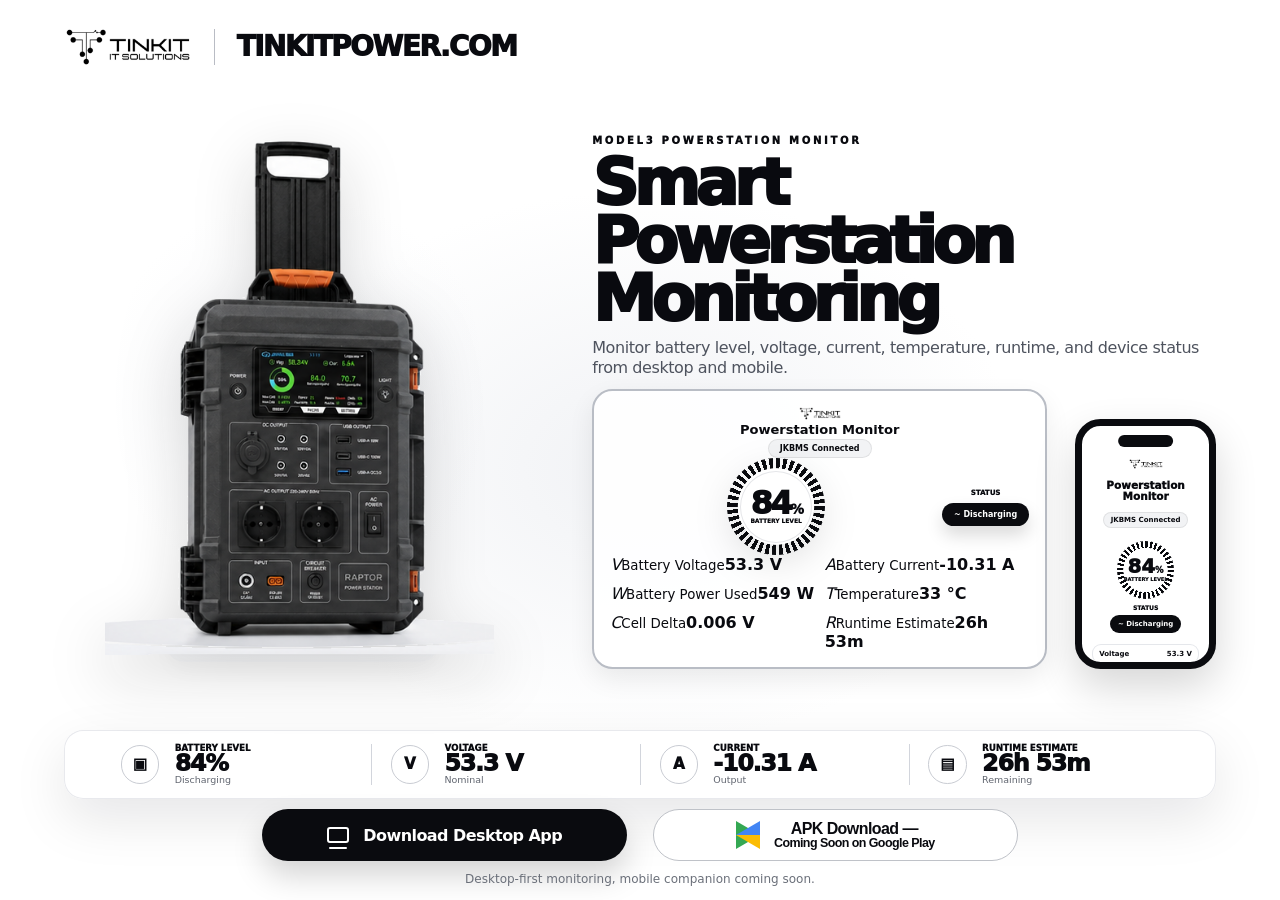
<file: index.html>
<!doctype html>
<html lang="en">
<head>
  <meta charset="utf-8" />
  <meta name="viewport" content="width=device-width, initial-scale=1" />
  <title>TINKITPOWER.COM — Smart Powerstation Monitoring</title>
  <meta name="description" content="TINKIT Powerstation MODEL3 monitoring download page. Desktop app available; APK coming soon on Google Play." />
  <meta name="theme-color" content="#ffffff" />
  <link rel="icon" href="assets/tinkit-it-solutions-logo.png" type="image/png" />
  <link rel="preload" as="image" href="assets/model3-powerstation.png" />
  <link rel="preload" as="image" href="assets/tinkit-it-solutions-logo.png" />
  <link rel="stylesheet" href="styles.css" />
</head>
<body>
  <main class="page">
    <header class="topbar" aria-label="TINKITPOWER.COM header">
      <div class="brand">
        <img src="assets/tinkit-it-solutions-logo.png" alt="TINKIT IT SOLUTIONS" />
        <span aria-hidden="true"></span>
        <strong>TINKITPOWER.COM</strong>
      </div>
    </header>

    <section class="hero" aria-label="Smart Powerstation Monitoring">
      <aside class="product-panel">
        <div class="product-glow" aria-hidden="true"></div>
        <img src="assets/model3-powerstation.png" alt="TINKIT Powerstation MODEL3 with JKBMS screen and output panel" class="product" />
        <div class="platform" aria-hidden="true"></div>
      </aside>

      <section class="content-panel">
        <div class="copy">
          <p>MODEL3 POWERSTATION MONITOR</p>
          <h1>Smart Powerstation<br />Monitoring</h1>
          <h2>Monitor battery level, voltage, current, temperature, runtime, and device status from desktop and mobile.</h2>
        </div>

        <div class="previews">
          <article class="dashboard">
            <div class="dash-title">
              <img src="assets/tinkit-it-solutions-logo.png" alt="" aria-hidden="true" />
              <b>Powerstation Monitor</b>
              <small>JKBMS Connected</small>
            </div>

            <div class="dash-main">
              <div class="gauge">
                <div>
                  <strong>84<span>%</span></strong>
                  <em>BATTERY LEVEL</em>
                </div>
              </div>

              <div class="status">
                <small>STATUS</small>
                <b>~ Discharging</b>
              </div>
            </div>

            <div class="metrics">
              <div><i>V</i><span><small>Battery Voltage</small><b>53.3 V</b></span></div>
              <div><i>A</i><span><small>Battery Current</small><b>-10.31 A</b></span></div>
              <div><i>W</i><span><small>Battery Power Used</small><b>549 W</b></span></div>
              <div><i>T</i><span><small>Temperature</small><b>33 °C</b></span></div>
              <div><i>C</i><span><small>Cell Delta</small><b>0.006 V</b></span></div>
              <div><i>R</i><span><small>Runtime Estimate</small><b>26h 53m</b></span></div>
            </div>
          </article>

          <article class="phone">
            <div class="notch" aria-hidden="true"></div>
            <img src="assets/tinkit-it-solutions-logo.png" alt="" aria-hidden="true" />
            <b>Powerstation Monitor</b>
            <small>JKBMS Connected</small>
            <div class="phone-gauge">
              <strong>84<span>%</span></strong>
              <em>BATTERY LEVEL</em>
            </div>
            <label>STATUS</label>
            <u>~ Discharging</u>
            <p><span>Voltage</span><b>53.3 V</b></p>
            <p><span>Current</span><b>-10.31 A</b></p>
          </article>
        </div>
      </section>
    </section>

    <section class="stats" aria-label="Live monitoring summary">
      <div><i>▣</i><span><small>BATTERY LEVEL</small><b>84%</b><em>Discharging</em></span></div>
      <div><i>V</i><span><small>VOLTAGE</small><b>53.3 V</b><em>Nominal</em></span></div>
      <div><i>A</i><span><small>CURRENT</small><b>-10.31 A</b><em>Output</em></span></div>
      <div><i>▤</i><span><small>RUNTIME ESTIMATE</small><b>26h 53m</b><em>Remaining</em></span></div>
    </section>

    <section class="actions" aria-label="Downloads">
      <a href="downloads/TINKITPowerStationMonitor-Desktop.exe" download class="btn primary">
        <span class="desktop-icon" aria-hidden="true"></span>
        Download Desktop App
      </a>
      <button class="btn secondary" type="button" disabled aria-disabled="true">
        <span class="play-icon" aria-hidden="true"></span>
        <span>APK Download —<small>Coming Soon on Google Play</small></span>
      </button>
    </section>

    <p class="note">Desktop-first monitoring, mobile companion coming soon.</p>
  </main>

  <script src="script.js"></script>
</body>
</html>
</file>
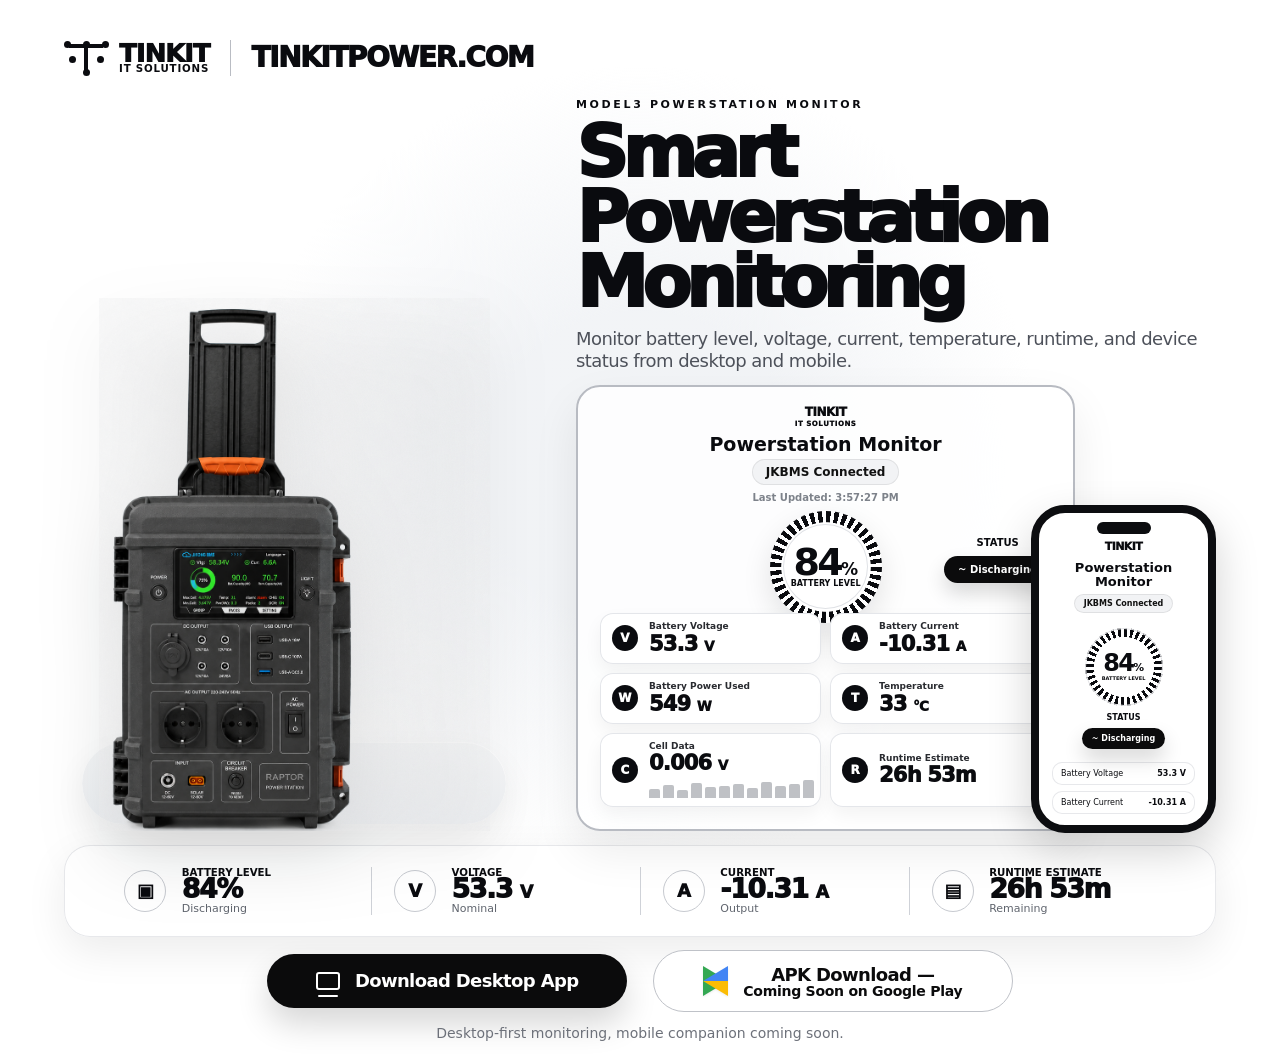
<file: tinkitpower_site_final/tinkitpower_site_final/index.html>
<!doctype html>
<html lang="en">
<head>
  <meta charset="utf-8" />
  <meta name="viewport" content="width=device-width, initial-scale=1" />
  <title>TINKITPOWER.COM — Smart Powerstation Monitoring</title>
  <meta name="description" content="Download page for TINKIT MODEL3 Powerstation Monitor desktop app. Android APK coming soon on Google Play." />
  <meta property="og:title" content="TINKITPOWER.COM — Smart Powerstation Monitoring" />
  <meta property="og:description" content="Monitor MODEL3 battery level, voltage, current, temperature, runtime, and device status." />
  <meta property="og:type" content="website" />
  <meta name="theme-color" content="#ffffff" />
  <link rel="icon" href="assets/favicon.svg" type="image/svg+xml" />
  <link rel="preload" as="image" href="assets/model3-powerstation.png" />
  <link rel="stylesheet" href="styles.css" />
</head>
<body>
  <main class="page-shell">
    <section class="hero" aria-label="TINKITPOWER.COM Smart Powerstation Monitoring">
      <header class="brand-bar">
        <a class="brand-lockup" href="./" aria-label="TINKITPOWER.COM home">
          <span class="tinkit-mark" aria-hidden="true">
            <span></span><span></span><span></span><span></span><span></span><span></span>
          </span>
          <span class="tinkit-word">
            <strong>TINKIT</strong>
            <small>IT SOLUTIONS</small>
          </span>
        </a>
        <span class="brand-divider" aria-hidden="true"></span>
        <span class="domain">TINKITPOWER.COM</span>
      </header>

      <div class="hero-grid">
        <div class="product-stage">
          <img
            src="assets/model3-powerstation.png"
            alt="TINKIT Powerstation MODEL3 rugged trolley-style powerstation with JKBMS screen and front power output panel"
            class="product-image"
          />
          <div class="product-platform" aria-hidden="true"></div>
        </div>

        <div class="copy-preview">
          <p class="eyebrow">MODEL3 POWERSTATION MONITOR</p>
          <h1>Smart Powerstation<br />Monitoring</h1>
          <p class="lead">
            Monitor battery level, voltage, current, temperature, runtime,
            and device status from desktop and mobile.
          </p>

          <div class="preview-wrap" aria-label="Powerstation Monitor desktop and mobile preview">
            <article class="monitor-card">
              <div class="mini-logo">TINKIT<br /><span>IT SOLUTIONS</span></div>
              <h2>Powerstation Monitor</h2>
              <span class="connect-pill">JKBMS Connected</span>
              <p class="updated">Last Updated: 3:57:27 PM</p>

              <div class="monitor-body">
                <div class="battery-area">
                  <div class="battery-gauge" aria-label="Battery level 84 percent">
                    <div class="gauge-inner">
                      <strong>84<span>%</span></strong>
                      <small>BATTERY LEVEL</small>
                    </div>
                  </div>
                </div>

                <div class="status-area">
                  <b>STATUS</b>
                  <span class="status-pill">~ Discharging</span>
                </div>

                <div class="metric-grid">
                  <div class="metric-card">
                    <span class="metric-icon">V</span>
                    <div><small>Battery Voltage</small><strong>53.3 <em>V</em></strong></div>
                  </div>
                  <div class="metric-card">
                    <span class="metric-icon">A</span>
                    <div><small>Battery Current</small><strong>-10.31 <em>A</em></strong></div>
                  </div>
                  <div class="metric-card">
                    <span class="metric-icon">W</span>
                    <div><small>Battery Power Used</small><strong>549 <em>W</em></strong></div>
                  </div>
                  <div class="metric-card">
                    <span class="metric-icon">T</span>
                    <div><small>Temperature</small><strong>33 <em>°C</em></strong></div>
                  </div>
                  <div class="metric-card cell-card">
                    <span class="metric-icon">C</span>
                    <div>
                      <small>Cell Data</small>
                      <strong>0.006 <em>V</em></strong>
                      <div class="bars" aria-hidden="true">
                        <i></i><i></i><i></i><i></i><i></i><i></i><i></i><i></i><i></i><i></i><i></i><i></i>
                      </div>
                    </div>
                  </div>
                  <div class="metric-card">
                    <span class="metric-icon">R</span>
                    <div><small>Runtime Estimate</small><strong>26h 53m</strong></div>
                  </div>
                </div>
              </div>
            </article>

            <article class="phone-preview" aria-label="Mobile Powerstation Monitor preview">
              <div class="phone-speaker"></div>
              <div class="phone-logo">TINKIT</div>
              <h3>Powerstation Monitor</h3>
              <span class="phone-pill">JKBMS Connected</span>
              <div class="phone-gauge">
                <strong>84<span>%</span></strong>
                <small>BATTERY LEVEL</small>
              </div>
              <b class="phone-status-label">STATUS</b>
              <span class="phone-status">~ Discharging</span>
              <div class="phone-list"><span>Battery Voltage</span><b>53.3 V</b></div>
              <div class="phone-list"><span>Battery Current</span><b>-10.31 A</b></div>
            </article>
          </div>
        </div>
      </div>

      <section class="stats-strip" aria-label="Live monitoring values">
        <div class="stat">
          <span class="stat-icon">▣</span>
          <div><small>BATTERY LEVEL</small><strong>84%</strong><em>Discharging</em></div>
        </div>
        <div class="stat">
          <span class="stat-icon">V</span>
          <div><small>VOLTAGE</small><strong>53.3 <span>V</span></strong><em>Nominal</em></div>
        </div>
        <div class="stat">
          <span class="stat-icon">A</span>
          <div><small>CURRENT</small><strong>-10.31 <span>A</span></strong><em>Output</em></div>
        </div>
        <div class="stat">
          <span class="stat-icon">▤</span>
          <div><small>RUNTIME ESTIMATE</small><strong>26h 53m</strong><em>Remaining</em></div>
        </div>
      </section>

      <div class="cta-row" aria-label="Downloads">
        <a class="btn btn-dark" href="downloads/TINKITPowerStationMonitor-Desktop.exe" download>
          <span class="desktop-icon" aria-hidden="true"></span>
          Download Desktop App
        </a>
        <button class="btn btn-light" type="button" disabled aria-disabled="true">
          <span class="play-icon" aria-hidden="true"></span>
          <span>APK Download —<small>Coming Soon on Google Play</small></span>
        </button>
      </div>

      <p class="footer-note">Desktop-first monitoring, mobile companion coming soon.</p>
    </section>
  </main>

  <script src="script.js"></script>
</body>
</html>
</file>
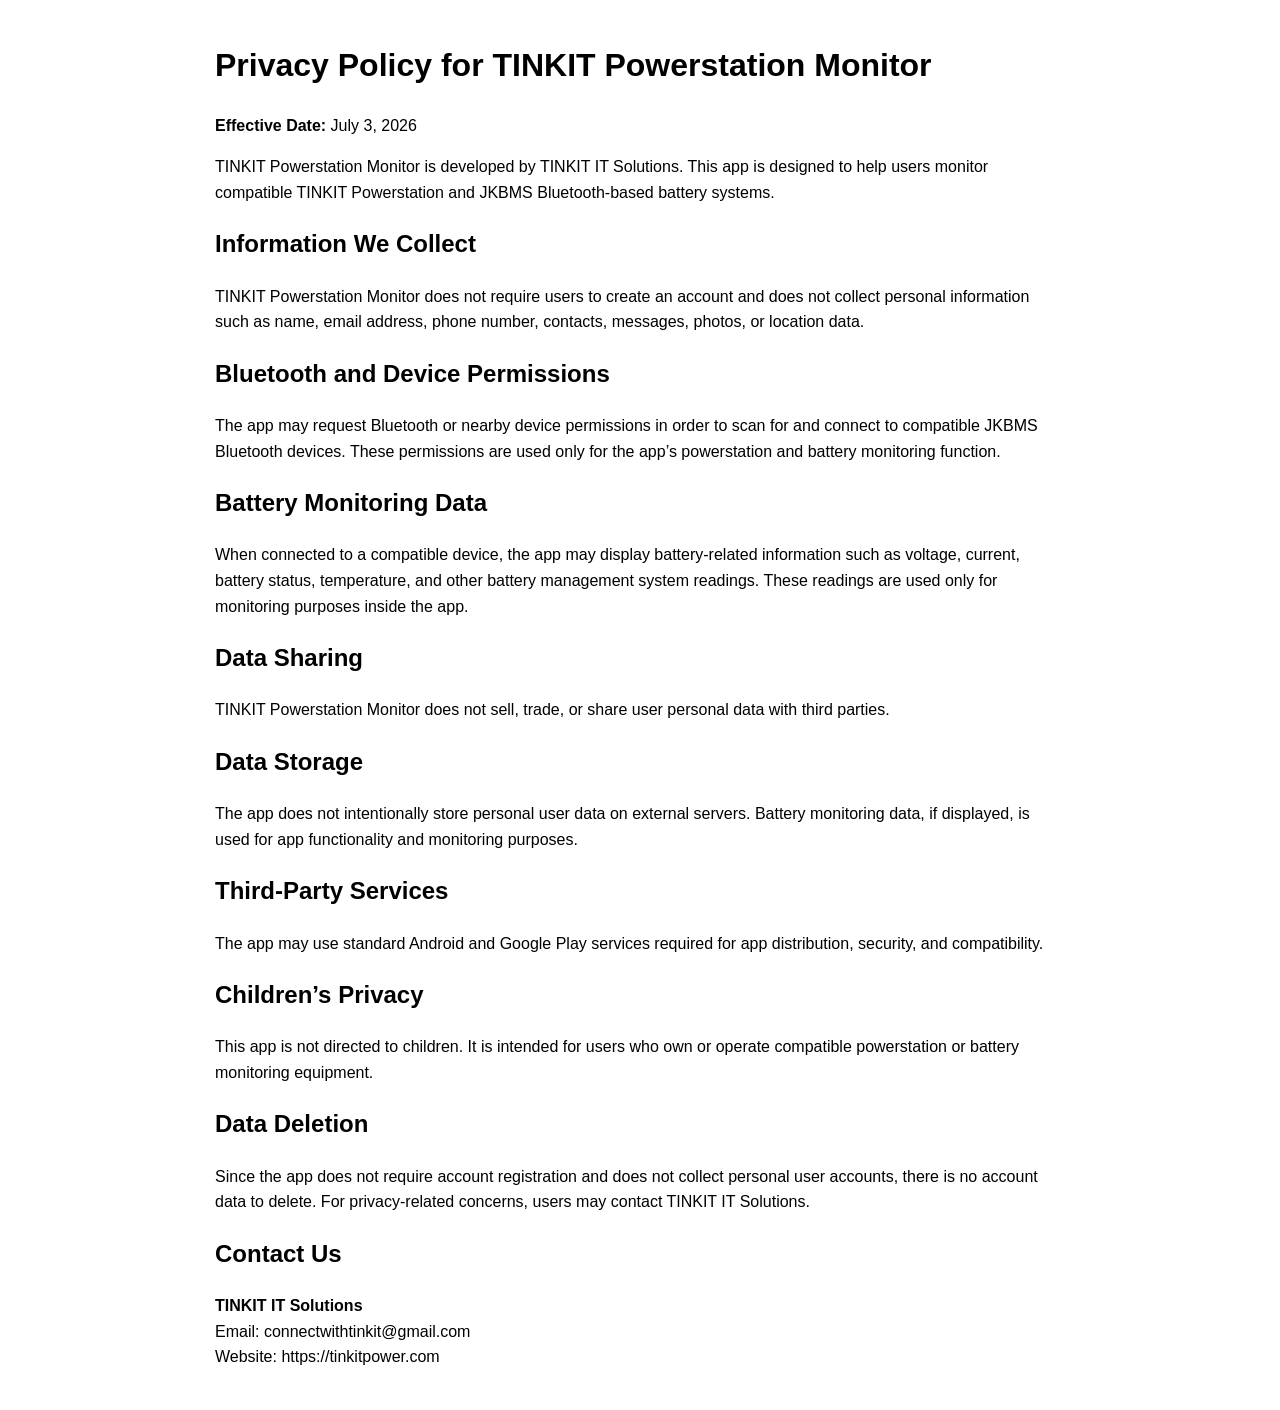
<file: privacy-policy.html>
<!DOCTYPE html>
<html lang="en">
<head>
  <meta charset="UTF-8" />
  <meta name="viewport" content="width=device-width, initial-scale=1.0" />
  <title>Privacy Policy - TINKIT Powerstation Monitor</title>
</head>
<body style="font-family: Arial, sans-serif; max-width: 850px; margin: 40px auto; line-height: 1.6; padding: 0 20px;">
  <h1>Privacy Policy for TINKIT Powerstation Monitor</h1>

  <p><strong>Effective Date:</strong> July 3, 2026</p>

  <p>
    TINKIT Powerstation Monitor is developed by TINKIT IT Solutions. This app is designed to help users monitor compatible TINKIT Powerstation and JKBMS Bluetooth-based battery systems.
  </p>

  <h2>Information We Collect</h2>
  <p>
    TINKIT Powerstation Monitor does not require users to create an account and does not collect personal information such as name, email address, phone number, contacts, messages, photos, or location data.
  </p>

  <h2>Bluetooth and Device Permissions</h2>
  <p>
    The app may request Bluetooth or nearby device permissions in order to scan for and connect to compatible JKBMS Bluetooth devices. These permissions are used only for the app’s powerstation and battery monitoring function.
  </p>

  <h2>Battery Monitoring Data</h2>
  <p>
    When connected to a compatible device, the app may display battery-related information such as voltage, current, battery status, temperature, and other battery management system readings. These readings are used only for monitoring purposes inside the app.
  </p>

  <h2>Data Sharing</h2>
  <p>
    TINKIT Powerstation Monitor does not sell, trade, or share user personal data with third parties.
  </p>

  <h2>Data Storage</h2>
  <p>
    The app does not intentionally store personal user data on external servers. Battery monitoring data, if displayed, is used for app functionality and monitoring purposes.
  </p>

  <h2>Third-Party Services</h2>
  <p>
    The app may use standard Android and Google Play services required for app distribution, security, and compatibility.
  </p>

  <h2>Children’s Privacy</h2>
  <p>
    This app is not directed to children. It is intended for users who own or operate compatible powerstation or battery monitoring equipment.
  </p>

  <h2>Data Deletion</h2>
  <p>
    Since the app does not require account registration and does not collect personal user accounts, there is no account data to delete. For privacy-related concerns, users may contact TINKIT IT Solutions.
  </p>

  <h2>Contact Us</h2>
  <p>
    <strong>TINKIT IT Solutions</strong><br />
    Email: connectwithtinkit@gmail.com<br />
    Website: https://tinkitpower.com
  </p>
</body>
</html>
</file>
<file: styles.css>
* {
  box-sizing: border-box;
}

:root {
  --ink: #090a0f;
  --muted: #555b66;
  --line: #d9dce2;
  --soft: #f6f7f9;
  --shadow: 0 20px 54px rgba(10, 11, 15, .10);
  --shadow-soft: 0 10px 26px rgba(10, 11, 15, .075);
}

html,
body {
  width: 100%;
  min-height: 100%;
}

body {
  margin: 0;
  color: var(--ink);
  background: #fff;
  font-family: Inter, ui-sans-serif, system-ui, -apple-system, BlinkMacSystemFont, "Segoe UI", Arial, sans-serif;
  overflow: hidden;
}

.page {
  width: 100vw;
  height: 100svh;
  min-height: 650px;
  padding: clamp(16px, 2.2vh, 26px) clamp(32px, 5vw, 92px) clamp(10px, 1.6vh, 18px);
  display: grid;
  grid-template-rows: auto minmax(0, 1fr) auto auto auto;
  gap: clamp(8px, 1.2vh, 14px);
  background:
    radial-gradient(ellipse at 50% 52%, rgba(235, 237, 241, .72) 0%, rgba(255, 255, 255, 0) 42%),
    #fff;
}

.topbar {
  height: clamp(44px, 6vh, 64px);
  display: flex;
  align-items: center;
}

.brand {
  display: flex;
  align-items: center;
  gap: clamp(14px, 1.7vw, 24px);
}

.brand img {
  width: clamp(125px, 10vw, 174px);
  height: auto;
  object-fit: contain;
}

.brand span {
  width: 1px;
  height: clamp(28px, 4vh, 44px);
  background: #b9bcc4;
}

.brand strong {
  font-size: clamp(24px, 2.2vw, 37px);
  line-height: 1;
  font-weight: 950;
  letter-spacing: -.06em;
  white-space: nowrap;
}

.hero {
  min-height: 0;
  display: grid;
  grid-template-columns: minmax(330px, .86fr) minmax(620px, 1.14fr);
  align-items: center;
  gap: clamp(34px, 4.5vw, 78px);
}

.product-panel {
  position: relative;
  height: 100%;
  min-height: 0;
  display: grid;
  place-items: center;
}

.product-glow {
  position: absolute;
  inset: 9% 11% 11%;
  border-radius: 50%;
  background: radial-gradient(circle, rgba(237, 239, 243, .52), rgba(255,255,255,0) 64%);
}

.product {
  position: relative;
  z-index: 1;
  width: auto;
  height: min(100%, 58vh);
  max-width: 92%;
  object-fit: contain;
  filter: drop-shadow(0 20px 30px rgba(10, 11, 15, .16));
  transform: translateY(-8px);
}

.platform {
  position: absolute;
  z-index: 0;
  bottom: 9%;
  width: min(58%, 360px);
  height: clamp(22px, 4.6vh, 38px);
  border-radius: 999px;
  background: linear-gradient(180deg, rgba(248,249,250,.70), rgba(236,238,242,.62));
  box-shadow: inset 0 1px 0 rgba(255,255,255,.82), 0 10px 22px rgba(0,0,0,.045);
  opacity: .62;
  transform: translateX(1%);
}

.content-panel {
  min-width: 0;
  display: grid;
  align-content: center;
  gap: clamp(10px, 1.3vh, 15px);
}

.copy p {
  margin: 0 0 8px;
  font-size: clamp(10px, .78vw, 13px);
  font-weight: 950;
  letter-spacing: .27em;
}

.copy h1 {
  margin: 0;
  font-size: clamp(52px, 5vw, 84px);
  line-height: .91;
  font-weight: 950;
  letter-spacing: -.078em;
}

.copy h2 {
  margin: 10px 0 0;
  max-width: 760px;
  color: #4e535e;
  font-size: clamp(16px, 1.23vw, 23px);
  line-height: 1.22;
  font-weight: 430;
  letter-spacing: -.027em;
}

.previews {
  display: grid;
  grid-template-columns: minmax(0, 1fr) clamp(132px, 11vw, 178px);
  align-items: end;
  gap: clamp(16px, 2.2vw, 28px);
}

.dashboard {
  min-width: 0;
  border: 2px solid #b9bdc5;
  border-radius: clamp(18px, 1.6vw, 24px);
  background: rgba(255,255,255,.94);
  box-shadow: var(--shadow-soft);
  padding: clamp(12px, 1.25vw, 18px);
}

.dash-title {
  text-align: center;
  display: grid;
  justify-items: center;
  gap: 3px;
}

.dash-title img {
  width: clamp(42px, 3.2vw, 58px);
  height: auto;
}

.dash-title b {
  font-size: clamp(13px, 1.02vw, 17px);
  line-height: 1;
  font-weight: 900;
}

.dash-title small {
  padding: 5px 12px;
  border-radius: 999px;
  background: #f2f3f5;
  box-shadow: inset 0 0 0 1px rgba(0,0,0,.08);
  font-size: clamp(8px, .62vw, 10px);
  font-weight: 850;
}

.dash-main {
  min-height: clamp(78px, 10vh, 108px);
  display: grid;
  grid-template-columns: 1fr auto;
  align-items: center;
}

.gauge {
  justify-self: center;
  width: clamp(82px, 7.6vw, 112px);
  aspect-ratio: 1;
  border-radius: 50%;
  display: grid;
  place-items: center;
  background:
    radial-gradient(circle, #fff 0 55%, transparent 56%),
    repeating-conic-gradient(#0a0b0f 0 5deg, transparent 5deg 9deg);
  filter: drop-shadow(0 10px 18px rgba(0,0,0,.12));
}

.gauge div {
  width: 74%;
  height: 74%;
  display: grid;
  place-items: center;
  align-content: center;
  border-radius: 50%;
  background: #fff;
  box-shadow: inset 0 0 0 1px #e5e6e9;
}

.gauge strong {
  font-size: clamp(26px, 2.5vw, 38px);
  line-height: .9;
  font-weight: 950;
  letter-spacing: -.07em;
}

.gauge strong span {
  font-size: .42em;
}

.gauge em {
  font-style: normal;
  font-size: clamp(5px, .46vw, 7px);
  font-weight: 950;
}

.status {
  display: grid;
  justify-items: center;
  gap: 6px;
}

.status small {
  font-size: clamp(7px, .55vw, 9px);
  font-weight: 950;
}

.status b {
  padding: 7px 12px;
  border-radius: 999px;
  background: #0a0b0f;
  color: #fff;
  box-shadow: 0 9px 17px rgba(0,0,0,.15);
  font-size: clamp(8px, .62vw, 10px);
  white-space: nowrap;
}

.metrics {
  display: grid;
  grid-template-columns: repeat(2, minmax(0,1fr));
  gap: clamp(7px, .8vw, 10px);
}

.metric {
  min-width: 0;
  min-height: clamp(42px, 5.2vh, 54px);
  display: flex;
  align-items: center;
  gap: 10px;
  padding: clamp(7px, .8vw, 10px);
  border-radius: 13px;
  background: #fff;
  box-shadow: inset 0 0 0 1px #e5e7eb, 0 6px 14px rgba(0,0,0,.04);
}

.metric i {
  flex: 0 0 auto;
  width: clamp(22px, 1.8vw, 29px);
  height: clamp(22px, 1.8vw, 29px);
  display: grid;
  place-items: center;
  border-radius: 50%;
  background: #0a0b0f;
  color: #fff;
  font-style: normal;
  font-size: clamp(9px, .72vw, 12px);
  font-weight: 950;
}

.metric small {
  display: block;
  font-size: clamp(7px, .56vw, 9px);
  line-height: 1.1;
  font-weight: 850;
}

.metric b {
  display: block;
  margin-top: 2px;
  font-size: clamp(16px, 1.35vw, 22px);
  line-height: 1;
  font-weight: 950;
  letter-spacing: -.045em;
}

.phone {
  position: relative;
  aspect-ratio: 9 / 16;
  border: clamp(6px, .58vw, 9px) solid #0a0b0f;
  border-radius: clamp(24px, 2vw, 34px);
  background: #fff;
  box-shadow: 0 18px 42px rgba(0,0,0,.16);
  padding: clamp(24px, 2.2vw, 32px) 10px 12px;
  text-align: center;
  overflow: hidden;
}

.notch {
  position: absolute;
  top: 9px;
  left: 50%;
  width: 44%;
  height: 12px;
  transform: translateX(-50%);
  border-radius: 999px;
  background: #0a0b0f;
}

.phone img {
  width: 34px;
  max-width: 32%;
  height: auto;
}

.phone > b {
  display: block;
  margin: 7px 0 5px;
  font-size: clamp(10px, .82vw, 13px);
  line-height: 1.05;
  font-weight: 950;
}

.phone > small {
  display: inline-block;
  padding: 4px 8px;
  border-radius: 999px;
  background: #f2f3f5;
  box-shadow: inset 0 0 0 1px rgba(0,0,0,.08);
  font-size: 7px;
  font-weight: 850;
}

.phone-gauge {
  width: 54%;
  aspect-ratio: 1;
  margin: clamp(9px, 1vw, 14px) auto 5px;
  display: grid;
  place-items: center;
  align-content: center;
  border-radius: 50%;
  background:
    radial-gradient(circle, #fff 0 54%, transparent 55%),
    repeating-conic-gradient(#0a0b0f 0 5deg, transparent 5deg 10deg);
}

.phone-gauge strong {
  font-size: clamp(18px, 1.55vw, 25px);
  line-height: .9;
  font-weight: 950;
}

.phone-gauge strong span {
  font-size: .43em;
}

.phone-gauge em {
  display: block;
  font-size: 5px;
  font-style: normal;
  font-weight: 950;
}

.phone label {
  display: block;
  font-size: 6px;
  font-weight: 950;
}

.phone u {
  display: inline-block;
  margin: 3px 0 6px;
  padding: 5px 8px;
  border-radius: 999px;
  background: #0a0b0f;
  color: #fff;
  text-decoration: none;
  font-size: 7px;
  font-weight: 850;
}

.phone p {
  margin: 5px 0 0;
  padding: 6px 7px;
  display: flex;
  justify-content: space-between;
  gap: 6px;
  border-radius: 9px;
  box-shadow: inset 0 0 0 1px #e5e7eb;
  font-size: 7px;
}

.phone p span {
  font-weight: 800;
}

.phone p b {
  white-space: nowrap;
}

.stats {
  width: min(100%, 1410px);
  margin-inline: auto;
  display: grid;
  grid-template-columns: repeat(4, minmax(0,1fr));
  padding: clamp(11px, 1.5vh, 18px) clamp(18px, 3vw, 46px);
  border-radius: clamp(18px, 1.5vw, 25px);
  background: rgba(255,255,255,.98);
  box-shadow: var(--shadow), inset 0 0 0 1px #e8e9ed;
}

.stats > div {
  min-width: 0;
  display: flex;
  align-items: center;
  gap: clamp(12px, 1.2vw, 18px);
  padding-inline: clamp(7px, 1.45vw, 24px);
}

.stats > div + div {
  border-left: 1px solid #d2d5dc;
}

.stats i {
  flex: 0 0 auto;
  width: clamp(36px, 3vw, 52px);
  height: clamp(36px, 3vw, 52px);
  display: grid;
  place-items: center;
  border-radius: 50%;
  border: 1px solid #c9ccd3;
  background: #fff;
  font-style: normal;
  font-size: clamp(14px, 1.18vw, 20px);
  font-weight: 950;
}

.stats small,
.stats em {
  display: block;
}

.stats small {
  font-size: clamp(8px, .68vw, 11px);
  line-height: 1.05;
  font-weight: 950;
}

.stats b {
  display: block;
  font-size: clamp(22px, 1.85vw, 33px);
  line-height: .92;
  font-weight: 950;
  letter-spacing: -.05em;
}

.stats em {
  color: #616670;
  font-size: clamp(9px, .74vw, 13px);
  font-style: normal;
  line-height: 1.1;
}

.actions {
  display: flex;
  justify-content: center;
  gap: clamp(14px, 2vw, 26px);
}

.btn {
  min-height: clamp(48px, 5.7vh, 64px);
  min-width: min(365px, 38vw);
  padding: 10px clamp(22px, 2.5vw, 38px);
  border-radius: 999px;
  border: 0;
  display: inline-flex;
  align-items: center;
  justify-content: center;
  gap: 14px;
  color: var(--ink);
  text-decoration: none;
  font-size: clamp(16px, 1.2vw, 22px);
  font-weight: 900;
  letter-spacing: -.035em;
}

.primary {
  background: #0a0b0f;
  color: #fff;
  box-shadow: 0 15px 31px rgba(0,0,0,.17);
}

.secondary {
  border: 1px solid #bfc2c8;
  background: #fff;
  cursor: not-allowed;
}

.secondary small {
  display: block;
  font-size: .78em;
  line-height: .92;
}

.desktop-icon {
  width: 22px;
  height: 16px;
  border: 2px solid currentColor;
  border-radius: 3px;
  position: relative;
}

.desktop-icon::after {
  content: "";
  position: absolute;
  left: 50%;
  bottom: -8px;
  width: 18px;
  height: 2px;
  border-radius: 999px;
  background: currentColor;
  transform: translateX(-50%);
  box-shadow: 0 -4px 0 -1px currentColor;
}

.play-icon {
  width: 0;
  height: 0;
  border-left: 24px solid #34a853;
  border-top: 14px solid transparent;
  border-bottom: 14px solid transparent;
  position: relative;
}

.play-icon::before,
.play-icon::after {
  content: "";
  position: absolute;
  left: -24px;
  width: 0;
  height: 0;
  border-left: 24px solid transparent;
}

.play-icon::before {
  top: -14px;
  border-bottom: 14px solid #4285f4;
}

.play-icon::after {
  bottom: -14px;
  border-top: 14px solid #fbbc04;
}

.note {
  margin: 0;
  text-align: center;
  color: #6b707a;
  font-size: clamp(12px, .94vw, 16px);
}

@media (max-height: 780px) and (min-width: 1021px) {
  .page {
    min-height: 600px;
    gap: 7px;
    padding-top: 10px;
    padding-bottom: 8px;
  }

  .topbar {
    height: 44px;
  }

  .brand img {
    width: 120px;
  }

  .brand strong {
    font-size: 27px;
  }

  .copy p {
    margin-bottom: 4px;
  }

  .copy h1 {
    font-size: clamp(44px, 4.35vw, 68px);
  }

  .copy h2 {
    margin-top: 6px;
    font-size: clamp(14px, 1.05vw, 19px);
  }

  .product {
    height: min(100%, 54vh);
  }

  .previews {
    grid-template-columns: minmax(0, 1fr) 142px;
  }

  .dash-main {
    min-height: 78px;
  }

  .metric {
    min-height: 39px;
  }

  .metric b {
    font-size: 16px;
  }

  .stats {
    padding-block: 10px;
  }

  .btn {
    min-height: 48px;
  }
}

@media (max-width: 1020px) {
  body {
    overflow-y: auto;
  }

  .page {
    height: auto;
    min-height: 100svh;
  }

  .hero {
    grid-template-columns: 1fr;
  }

  .product-panel {
    min-height: 360px;
    order: 2;
  }

  .content-panel {
    order: 1;
  }

  .copy {
    text-align: center;
  }

  .product {
    max-height: 380px;
  }

  .stats {
    grid-template-columns: repeat(2, minmax(0, 1fr));
  }

  .stats > div:nth-child(3) {
    border-left: 0;
  }

  .stats > div:nth-child(n+3) {
    border-top: 1px solid #d2d5dc;
    padding-top: 12px;
    margin-top: 12px;
  }
}

@media (max-width: 680px) {
  .page {
    padding: 16px 14px 22px;
  }

  .topbar {
    justify-content: center;
    height: auto;
  }

  .brand {
    justify-content: center;
    flex-wrap: wrap;
    gap: 8px 12px;
  }

  .brand img {
    width: 112px;
  }

  .brand strong {
    font-size: 22px;
  }

  .brand span {
    height: 26px;
  }

  .copy h1 {
    font-size: clamp(40px, 14vw, 58px);
  }

  .copy h2 {
    font-size: 15px;
  }

  .previews {
    grid-template-columns: 1fr;
  }

  .dashboard {
    padding: 14px;
  }

  .dash-main {
    grid-template-columns: 1fr;
    gap: 8px;
  }

  .metrics {
    grid-template-columns: 1fr;
  }

  .phone {
    width: min(220px, 72vw);
    justify-self: center;
  }

  .stats {
    grid-template-columns: 1fr;
  }

  .stats > div,
  .stats > div + div {
    border-left: 0;
    border-top: 1px solid #d2d5dc;
    padding: 12px 0;
    margin: 0;
  }

  .stats > div:first-child {
    border-top: 0;
  }

  .actions {
    flex-direction: column;
  }

  .btn {
    width: min(100%, 420px);
    min-width: 0;
  }
}
</file>
<file: tinkitpower_site_final/tinkitpower_site_final/styles.css>
* {
  box-sizing: border-box;
}

:root {
  --bg: #ffffff;
  --ink: #0a0b0f;
  --muted: #62666f;
  --line: #d8dbe0;
  --soft: #f6f7f8;
  --shadow: 0 24px 70px rgba(10, 11, 15, 0.10);
  --shadow-soft: 0 14px 40px rgba(10, 11, 15, 0.08);
  --radius: 24px;
}

html,
body {
  min-height: 100%;
}

body {
  margin: 0;
  background: var(--bg);
  color: var(--ink);
  font-family: Inter, ui-sans-serif, system-ui, -apple-system, BlinkMacSystemFont, "Segoe UI", Arial, sans-serif;
  overflow-x: hidden;
}

button,
a {
  font: inherit;
}

.page-shell {
  width: 100%;
  min-height: 100vh;
  background: #ffffff;
}

.hero {
  width: 100%;
  min-height: 100vh;
  padding: clamp(18px, 2.4vw, 38px) clamp(22px, 5vw, 94px) clamp(14px, 1.8vw, 28px);
  display: flex;
  flex-direction: column;
  justify-content: flex-start;
  gap: clamp(10px, 1.5vh, 18px);
  background:
    radial-gradient(circle at 50% 44%, rgba(235, 238, 242, 0.65) 0 18%, rgba(255, 255, 255, 0) 46%),
    #ffffff;
}

.brand-bar {
  display: flex;
  align-items: center;
  gap: clamp(14px, 1.6vw, 26px);
  height: clamp(44px, 6vh, 70px);
  flex: 0 0 auto;
}

.brand-lockup {
  display: inline-flex;
  align-items: center;
  gap: 10px;
  color: var(--ink);
  text-decoration: none;
}

.tinkit-mark {
  position: relative;
  width: 45px;
  height: 37px;
  display: inline-block;
}

.tinkit-mark::before,
.tinkit-mark::after {
  content: "";
  position: absolute;
  background: #0a0b0f;
}

.tinkit-mark::before {
  width: 34px;
  height: 4px;
  left: 5px;
  top: 5px;
}

.tinkit-mark::after {
  width: 4px;
  height: 31px;
  left: 20px;
  top: 5px;
}

.tinkit-mark span {
  position: absolute;
  width: 7px;
  height: 7px;
  border-radius: 50%;
  background: #0a0b0f;
}

.tinkit-mark span:nth-child(1) { left: 0; top: 2px; }
.tinkit-mark span:nth-child(2) { left: 19px; top: 2px; }
.tinkit-mark span:nth-child(3) { right: 0; top: 2px; }
.tinkit-mark span:nth-child(4) { left: 5px; top: 17px; }
.tinkit-mark span:nth-child(5) { right: 5px; top: 17px; }
.tinkit-mark span:nth-child(6) { left: 19px; bottom: 0; }

.tinkit-word {
  display: grid;
  line-height: 0.86;
  letter-spacing: -0.05em;
}

.tinkit-word strong {
  font-size: clamp(22px, 2vw, 33px);
  font-weight: 950;
}

.tinkit-word small {
  font-size: clamp(8px, .8vw, 13px);
  font-weight: 700;
  letter-spacing: .08em;
}

.brand-divider {
  width: 1px;
  height: clamp(30px, 4vh, 48px);
  background: #b9bcc3;
}

.domain {
  font-size: clamp(24px, 2.2vw, 38px);
  font-weight: 950;
  letter-spacing: -0.055em;
  white-space: nowrap;
}

.hero-grid {
  flex: 1 1 auto;
  min-height: 0;
  display: grid;
  grid-template-columns: minmax(350px, 0.9fr) minmax(600px, 1.25fr);
  align-items: center;
  gap: clamp(26px, 4vw, 70px);
}

.product-stage {
  position: relative;
  align-self: stretch;
  min-height: 0;
  display: grid;
  place-items: end center;
  padding-top: 8px;
}

.product-platform {
  position: absolute;
  width: min(92%, 640px);
  height: 13%;
  max-height: 82px;
  bottom: 1%;
  border-radius: 999px;
  background: linear-gradient(180deg, #f6f7f8, #eef0f3);
  box-shadow: inset 0 1px 0 rgba(255,255,255,.9), 0 14px 34px rgba(0,0,0,.06);
  z-index: 0;
}

.product-image {
  position: relative;
  z-index: 1;
  display: block;
  max-width: min(85%, 520px);
  max-height: min(78vh, 710px);
  object-fit: contain;
  filter: drop-shadow(0 24px 34px rgba(10, 11, 15, .14));
}

.copy-preview {
  min-width: 0;
  display: grid;
  align-content: center;
  gap: clamp(10px, 1.4vh, 18px);
}

.eyebrow {
  margin: 0 0 -4px;
  font-size: clamp(11px, .8vw, 14px);
  font-weight: 900;
  letter-spacing: .24em;
}

h1 {
  margin: 0;
  max-width: 760px;
  font-size: clamp(56px, 5.6vw, 92px);
  line-height: .91;
  font-weight: 950;
  letter-spacing: -0.078em;
}

.lead {
  margin: 0;
  max-width: 720px;
  color: #4d515a;
  font-size: clamp(18px, 1.35vw, 27px);
  line-height: 1.22;
  letter-spacing: -0.03em;
}

.preview-wrap {
  position: relative;
  min-height: 315px;
  display: flex;
  align-items: flex-end;
  padding-right: min(11vw, 170px);
}

.monitor-card {
  width: min(760px, 100%);
  min-height: 330px;
  padding: 20px 22px 22px;
  border: 2px solid #b8bbc2;
  border-radius: 24px;
  background: rgba(255,255,255,.86);
  box-shadow: 0 20px 46px rgba(10,11,15,.08);
}

.mini-logo {
  width: 100%;
  text-align: center;
  font-size: 12px;
  line-height: .85;
  font-weight: 950;
  letter-spacing: -.04em;
}

.mini-logo span {
  font-size: 7px;
  letter-spacing: .08em;
}

.monitor-card h2 {
  margin: 7px 0 5px;
  text-align: center;
  font-size: 19px;
  line-height: 1;
  font-weight: 900;
}

.connect-pill,
.phone-pill {
  display: block;
  width: fit-content;
  margin: 0 auto;
  padding: 6px 14px;
  border-radius: 999px;
  background: #f2f3f5;
  color: #111;
  box-shadow: inset 0 0 0 1px rgba(0,0,0,.08);
  font-size: 12px;
  font-weight: 850;
}

.updated {
  margin: 7px 0 0;
  text-align: center;
  color: #7d828a;
  font-size: 10px;
  font-weight: 700;
}

.monitor-body {
  position: relative;
  padding-top: 8px;
}

.battery-area {
  display: grid;
  place-items: center;
  height: 102px;
}

.battery-gauge {
  width: 112px;
  aspect-ratio: 1;
  border-radius: 50%;
  display: grid;
  place-items: center;
  background:
    radial-gradient(circle, #fff 0 56%, transparent 57%),
    repeating-conic-gradient(#0a0b0f 0 5deg, transparent 5deg 9deg);
  box-shadow: 0 12px 30px rgba(10,11,15,.11);
}

.gauge-inner {
  width: 76%;
  height: 76%;
  border-radius: 50%;
  background: #fff;
  display: grid;
  place-items: center;
  align-content: center;
  box-shadow: inset 0 0 0 1px #e0e2e6;
}

.gauge-inner strong,
.phone-gauge strong {
  font-size: 38px;
  line-height: .9;
  letter-spacing: -.07em;
}

.gauge-inner strong span,
.phone-gauge strong span {
  font-size: .45em;
  letter-spacing: -.02em;
}

.gauge-inner small,
.phone-gauge small {
  font-size: 8px;
  font-weight: 900;
}

.status-area {
  position: absolute;
  right: 0;
  top: 34px;
  display: grid;
  justify-items: center;
  gap: 8px;
  font-size: 10px;
  font-weight: 900;
}

.status-pill,
.phone-status {
  padding: 8px 14px;
  border-radius: 999px;
  background: #0b0b0c;
  color: #fff;
  box-shadow: 0 10px 20px rgba(0,0,0,.16);
  font-size: 10px;
  font-weight: 850;
}

.metric-grid {
  display: grid;
  grid-template-columns: repeat(2, minmax(0, 1fr));
  gap: 9px;
}

.metric-card {
  min-height: 50px;
  padding: 9px 12px;
  display: flex;
  align-items: center;
  gap: 11px;
  border-radius: 13px;
  background: #fff;
  box-shadow: inset 0 0 0 1px #e4e6ea, 0 8px 18px rgba(0,0,0,.05);
}

.metric-icon {
  flex: 0 0 auto;
  width: 26px;
  height: 26px;
  border-radius: 50%;
  display: grid;
  place-items: center;
  background: #0a0b0f;
  color: #fff;
  font-size: 12px;
  font-weight: 950;
}

.metric-card small {
  display: block;
  font-size: 9px;
  line-height: 1.1;
  font-weight: 850;
  color: #292b30;
}

.metric-card strong {
  display: block;
  margin-top: 2px;
  font-size: 21px;
  line-height: 1;
  font-weight: 950;
  letter-spacing: -.04em;
}

.metric-card em {
  font-style: normal;
  font-size: .65em;
}

.bars {
  height: 18px;
  display: flex;
  align-items: end;
  gap: 3px;
  margin-top: 6px;
}

.bars i {
  width: 11px;
  border-radius: 2px 2px 0 0;
  background: #bfc1c5;
}

.bars i:nth-child(1) { height: 9px; }
.bars i:nth-child(2) { height: 13px; }
.bars i:nth-child(3) { height: 8px; }
.bars i:nth-child(4) { height: 15px; }
.bars i:nth-child(5) { height: 11px; }
.bars i:nth-child(6) { height: 12px; }
.bars i:nth-child(7) { height: 14px; }
.bars i:nth-child(8) { height: 10px; }
.bars i:nth-child(9) { height: 16px; }
.bars i:nth-child(10) { height: 12px; }
.bars i:nth-child(11) { height: 14px; }
.bars i:nth-child(12) { height: 18px; }

.phone-preview {
  position: absolute;
  right: 0;
  bottom: -2px;
  width: min(185px, 18vw);
  min-width: 150px;
  aspect-ratio: 9 / 16;
  padding: 23px 13px 13px;
  border: 8px solid #0c0d10;
  border-radius: 34px;
  background: #fff;
  box-shadow: 0 18px 44px rgba(0,0,0,.18);
  text-align: center;
  overflow: hidden;
}

.phone-speaker {
  position: absolute;
  width: 54px;
  height: 12px;
  top: 9px;
  left: 50%;
  transform: translateX(-50%);
  border-radius: 999px;
  background: #0c0d10;
}

.phone-logo {
  margin-top: 4px;
  font-size: 11px;
  font-weight: 950;
  letter-spacing: -.05em;
}

.phone-preview h3 {
  margin: 8px 0 5px;
  font-size: 13px;
  line-height: 1.1;
}

.phone-pill {
  padding: 5px 10px;
  font-size: 8px;
}

.phone-gauge {
  width: 78px;
  aspect-ratio: 1;
  margin: 15px auto 7px;
  border-radius: 50%;
  display: grid;
  place-items: center;
  align-content: center;
  background:
    radial-gradient(circle, #fff 0 54%, transparent 55%),
    repeating-conic-gradient(#0a0b0f 0 5deg, transparent 5deg 10deg);
  box-shadow: inset 0 0 0 1px #e2e3e6;
}

.phone-gauge strong {
  font-size: 24px;
}

.phone-gauge small {
  font-size: 5px;
}

.phone-status-label {
  display: block;
  font-size: 8px;
  margin-bottom: 4px;
}

.phone-status {
  font-size: 8px;
  padding: 6px 10px;
  display: inline-block;
  margin-bottom: 7px;
}

.phone-list {
  display: flex;
  justify-content: space-between;
  gap: 6px;
  align-items: center;
  padding: 7px 9px;
  margin-top: 6px;
  border-radius: 10px;
  background: #fff;
  box-shadow: inset 0 0 0 1px #e7e8eb;
  font-size: 8px;
  text-align: left;
}

.phone-list b {
  font-size: 8px;
}

.stats-strip {
  width: min(100%, 1480px);
  margin: 0 auto;
  padding: clamp(14px, 1.7vw, 22px) clamp(18px, 3vw, 52px);
  display: grid;
  grid-template-columns: repeat(4, minmax(0, 1fr));
  border-radius: 26px;
  background: rgba(255,255,255,.96);
  box-shadow: var(--shadow-soft), inset 0 0 0 1px #e7e8eb;
  flex: 0 0 auto;
}

.stat {
  display: flex;
  align-items: center;
  gap: clamp(12px, 1.2vw, 20px);
  min-width: 0;
  padding-inline: clamp(8px, 1.7vw, 28px);
}

.stat + .stat {
  border-left: 1px solid #cfd2d8;
}

.stat-icon {
  width: clamp(42px, 3.3vw, 58px);
  height: clamp(42px, 3.3vw, 58px);
  border-radius: 50%;
  display: grid;
  place-items: center;
  background: #fff;
  border: 1px solid #c7cad0;
  color: #0a0b0f;
  font-weight: 950;
  font-size: clamp(16px, 1.4vw, 23px);
  flex: 0 0 auto;
}

.stat small,
.stat em {
  display: block;
}

.stat small {
  font-size: clamp(10px, .8vw, 13px);
  font-weight: 900;
  line-height: 1.05;
}

.stat strong {
  display: block;
  font-size: clamp(26px, 2.1vw, 39px);
  line-height: .9;
  font-weight: 950;
  letter-spacing: -.055em;
}

.stat strong span {
  font-size: .65em;
}

.stat em {
  font-style: normal;
  color: #60656e;
  font-size: clamp(11px, .85vw, 14px);
  line-height: 1.2;
}

.cta-row {
  display: flex;
  justify-content: center;
  align-items: center;
  gap: clamp(14px, 2vw, 26px);
  flex-wrap: wrap;
  flex: 0 0 auto;
}

.btn {
  min-height: clamp(54px, 5.8vh, 72px);
  min-width: min(360px, 42vw);
  padding: 13px 30px;
  border-radius: 999px;
  border: 0;
  display: inline-flex;
  align-items: center;
  justify-content: center;
  gap: 15px;
  text-decoration: none;
  font-size: clamp(18px, 1.28vw, 24px);
  font-weight: 900;
  letter-spacing: -.035em;
  cursor: pointer;
}

.btn-dark {
  background: #0b0b0c;
  color: #fff;
  box-shadow: 0 16px 32px rgba(0,0,0,.16);
}

.btn-dark:hover {
  transform: translateY(-1px);
  box-shadow: 0 20px 38px rgba(0,0,0,.2);
}

.btn-light {
  background: #fff;
  color: #0b0b0c;
  border: 1px solid #bfc2c8;
  cursor: not-allowed;
  opacity: 1;
}

.btn-light small {
  display: block;
  font-size: .78em;
  line-height: .9;
  letter-spacing: -.02em;
}

.desktop-icon {
  width: 24px;
  height: 18px;
  border: 2px solid currentColor;
  border-radius: 3px;
  position: relative;
}

.desktop-icon::after {
  content: "";
  position: absolute;
  left: 50%;
  bottom: -9px;
  width: 20px;
  height: 2px;
  border-radius: 999px;
  background: currentColor;
  transform: translateX(-50%);
  box-shadow: 0 -4px 0 -1px currentColor;
}

.play-icon {
  width: 0;
  height: 0;
  border-left: 25px solid #34a853;
  border-top: 15px solid transparent;
  border-bottom: 15px solid transparent;
  position: relative;
  filter: drop-shadow(0 1px 1px rgba(0,0,0,.08));
}

.play-icon::before,
.play-icon::after {
  content: "";
  position: absolute;
  left: -25px;
  width: 0;
  height: 0;
  border-left: 25px solid transparent;
}

.play-icon::before {
  top: -15px;
  border-bottom: 15px solid #4285f4;
}

.play-icon::after {
  bottom: -15px;
  border-top: 15px solid #fbbc04;
}

.footer-note {
  margin: 0;
  text-align: center;
  color: #6d717a;
  font-size: clamp(14px, 1vw, 18px);
  flex: 0 0 auto;
}

@media (max-height: 840px) and (min-width: 1000px) {
  .hero {
    gap: 8px;
    padding-top: 12px;
    padding-bottom: 10px;
  }

  .brand-bar {
    height: 48px;
  }

  .product-image {
    max-height: 68vh;
    max-width: min(80%, 480px);
  }

  h1 {
    font-size: clamp(50px, 5vw, 76px);
  }

  .lead {
    font-size: clamp(16px, 1.18vw, 21px);
  }

  .monitor-card {
    min-height: 300px;
    padding: 14px 18px 18px;
  }

  .preview-wrap {
    min-height: 286px;
  }

  .battery-area {
    height: 86px;
  }

  .battery-gauge {
    width: 94px;
  }

  .metric-card {
    min-height: 44px;
  }

  .metric-card strong {
    font-size: 18px;
  }

  .phone-preview {
    width: 160px;
  }

  .stats-strip {
    padding-block: 12px;
  }

  .btn {
    min-height: 54px;
  }
}

@media (max-width: 1080px) {
  .hero {
    min-height: auto;
  }

  .hero-grid {
    grid-template-columns: 1fr;
    gap: 24px;
  }

  .product-stage {
    min-height: 430px;
    order: 2;
  }

  .copy-preview {
    order: 1;
  }

  .product-image {
    max-height: 560px;
  }

  .stats-strip {
    grid-template-columns: repeat(2, minmax(0, 1fr));
  }

  .stat:nth-child(3) {
    border-left: 0;
  }

  .stat:nth-child(n+3) {
    border-top: 1px solid #cfd2d8;
    padding-top: 14px;
    margin-top: 14px;
  }
}

@media (max-width: 760px) {
  body {
    overflow-x: hidden;
  }

  .hero {
    padding: 18px 14px 26px;
  }

  .brand-bar {
    justify-content: center;
    flex-wrap: wrap;
    height: auto;
    gap: 9px 14px;
  }

  .brand-divider {
    height: 28px;
  }

  .domain {
    font-size: 22px;
  }

  .eyebrow {
    text-align: center;
    font-size: 10px;
  }

  h1 {
    text-align: center;
    font-size: clamp(44px, 15vw, 68px);
  }

  .lead {
    text-align: center;
    font-size: 16px;
    margin-inline: auto;
  }

  .product-stage {
    min-height: 360px;
  }

  .product-image {
    max-height: 410px;
    max-width: 86%;
  }

  .preview-wrap {
    min-height: auto;
    padding-right: 0;
    display: grid;
    gap: 16px;
  }

  .monitor-card {
    min-height: auto;
    padding: 16px;
  }

  .status-area {
    position: static;
    margin: 0 0 12px;
  }

  .metric-grid {
    grid-template-columns: 1fr;
  }

  .phone-preview {
    position: relative;
    right: auto;
    bottom: auto;
    width: min(245px, 75vw);
    margin: 0 auto;
  }

  .stats-strip {
    grid-template-columns: 1fr;
    border-radius: 22px;
  }

  .stat,
  .stat + .stat {
    border-left: 0;
    border-top: 1px solid #cfd2d8;
    padding: 14px 4px;
    margin: 0;
  }

  .stat:first-child {
    border-top: 0;
  }

  .cta-row {
    gap: 12px;
  }

  .btn {
    width: min(100%, 420px);
    min-width: 0;
  }
}
</file>
